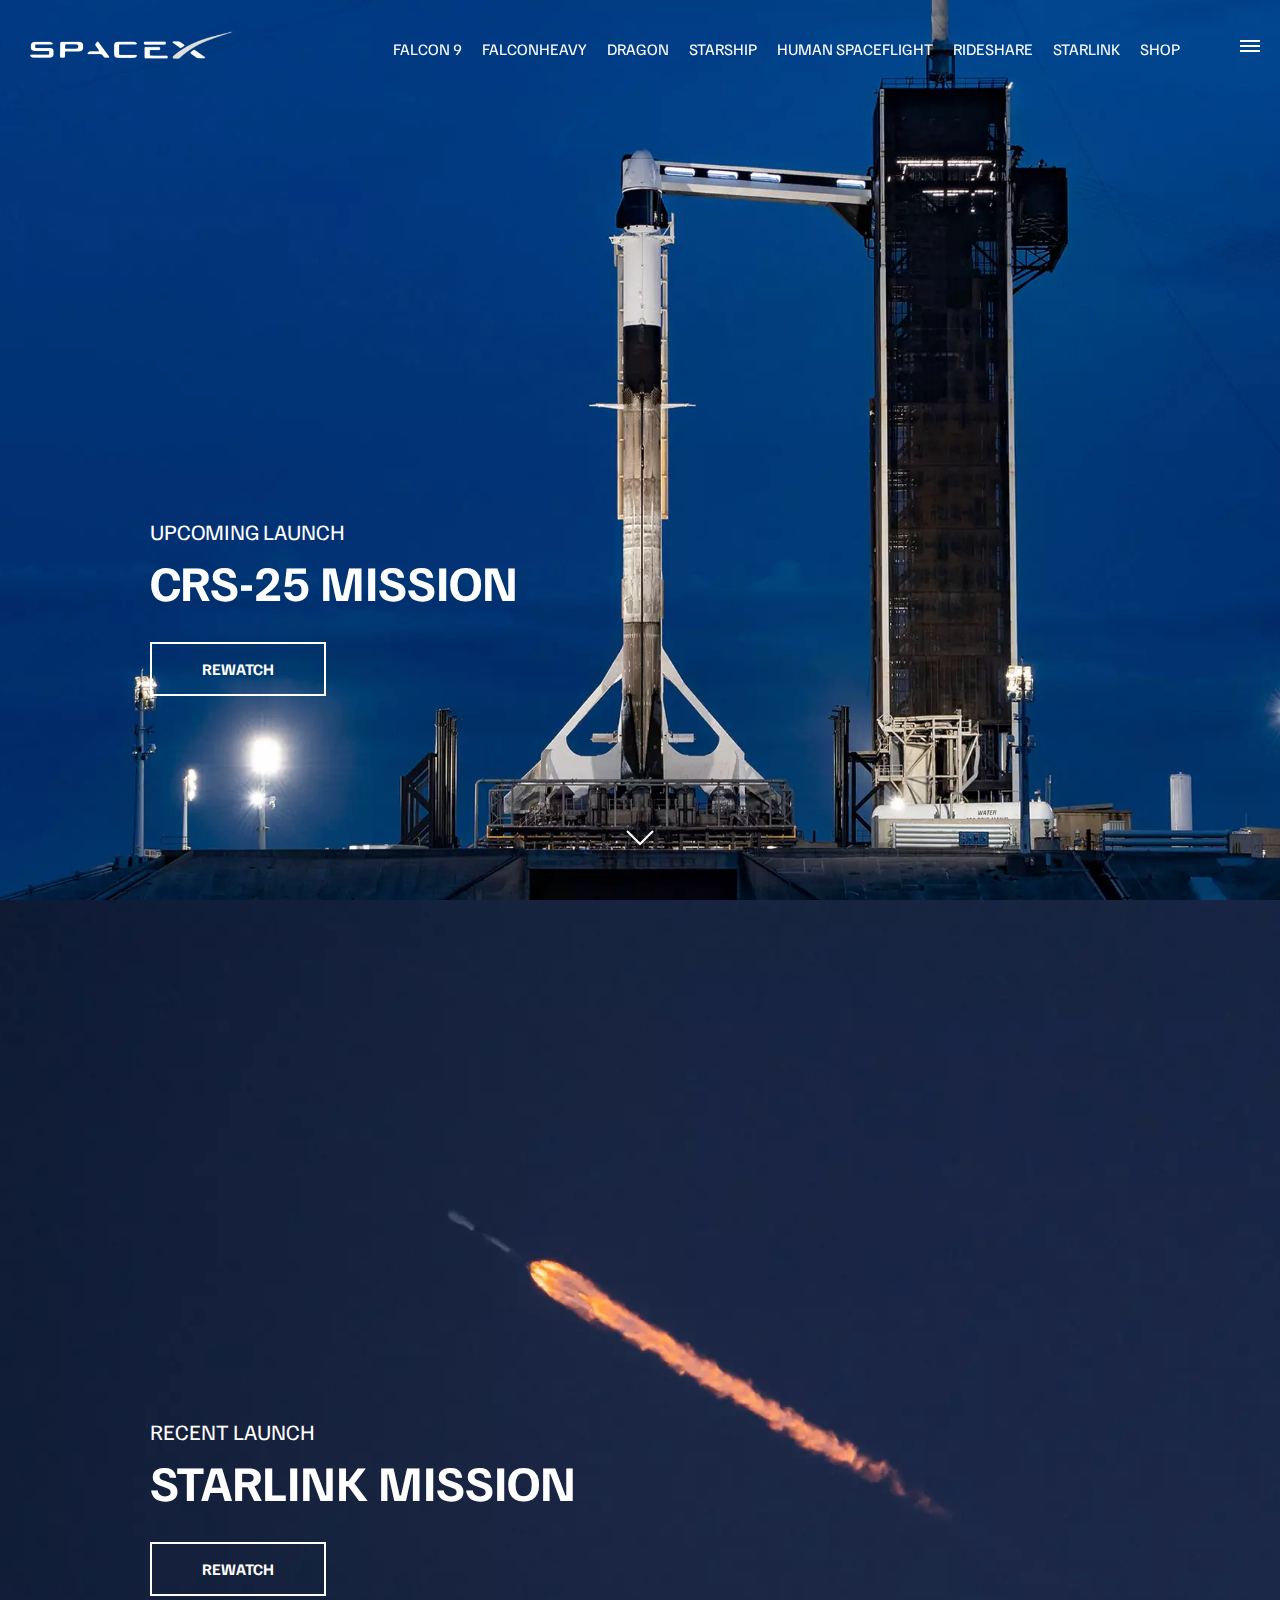
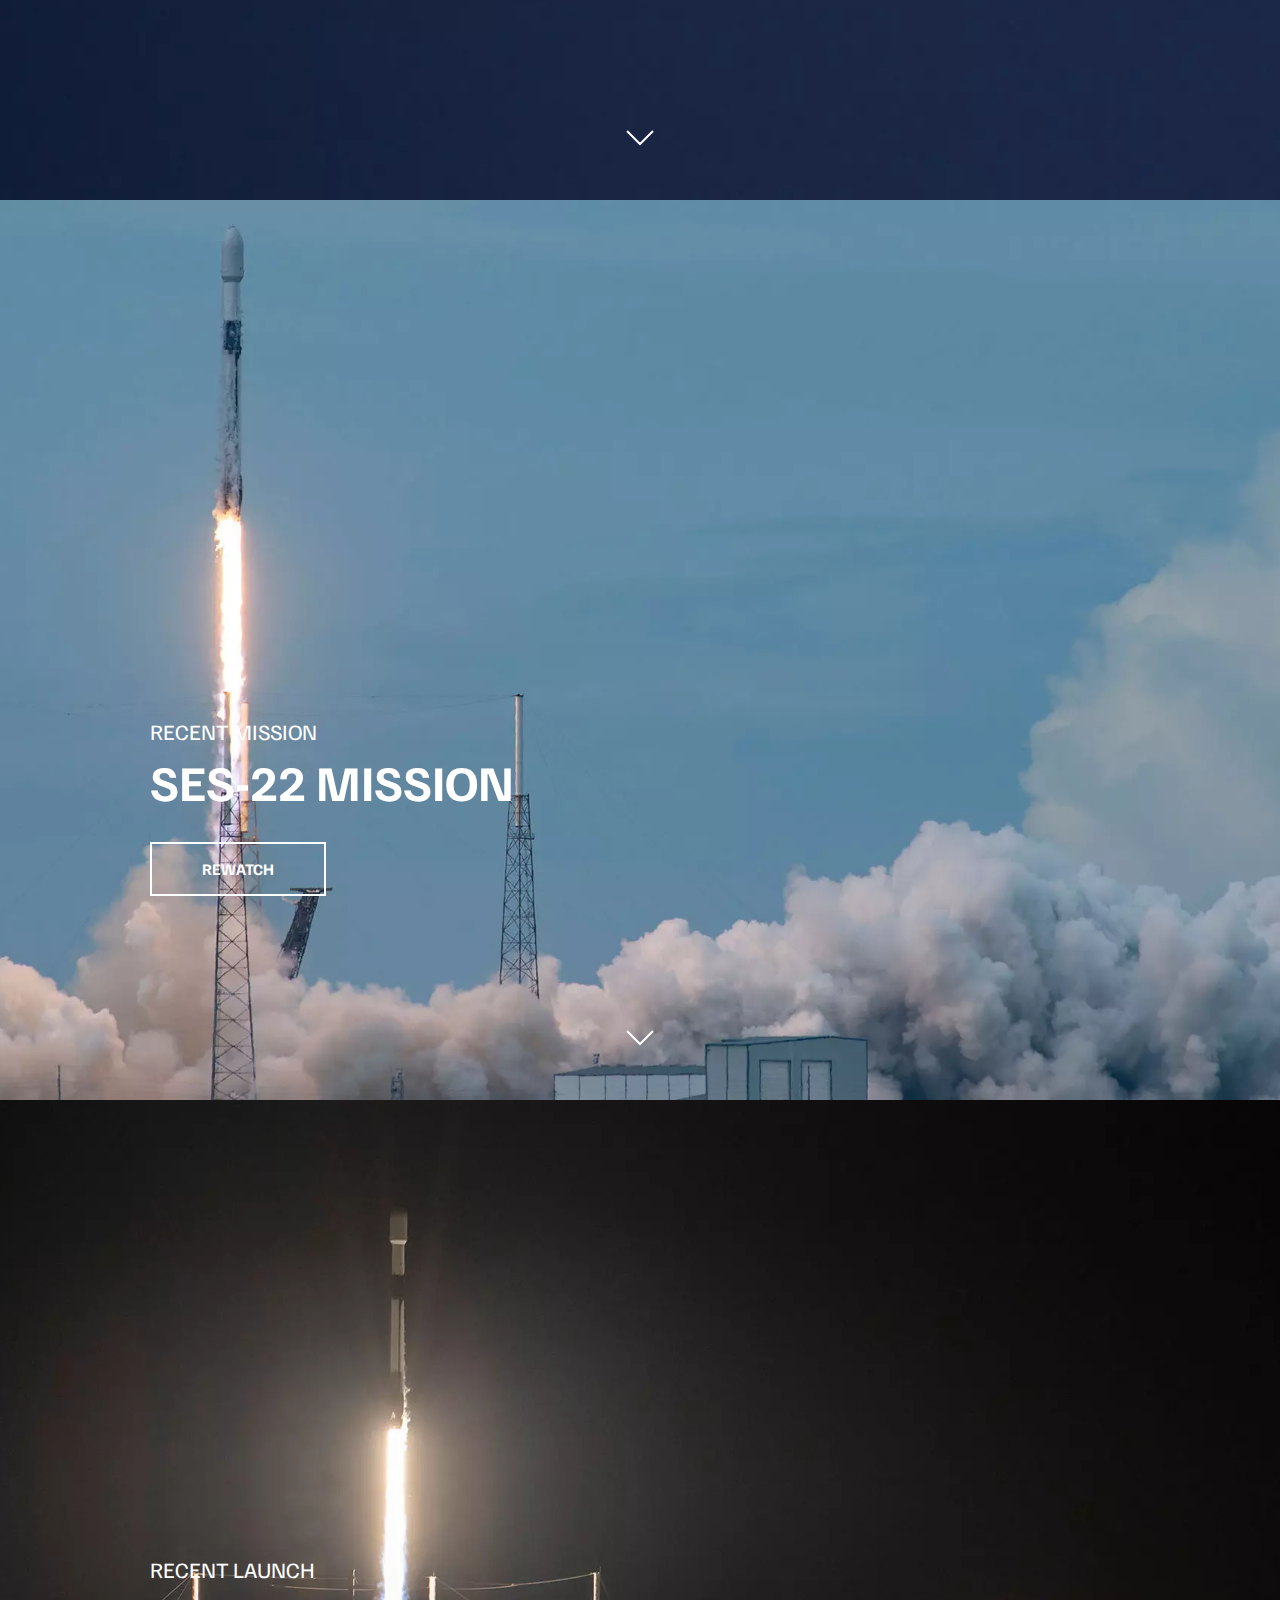
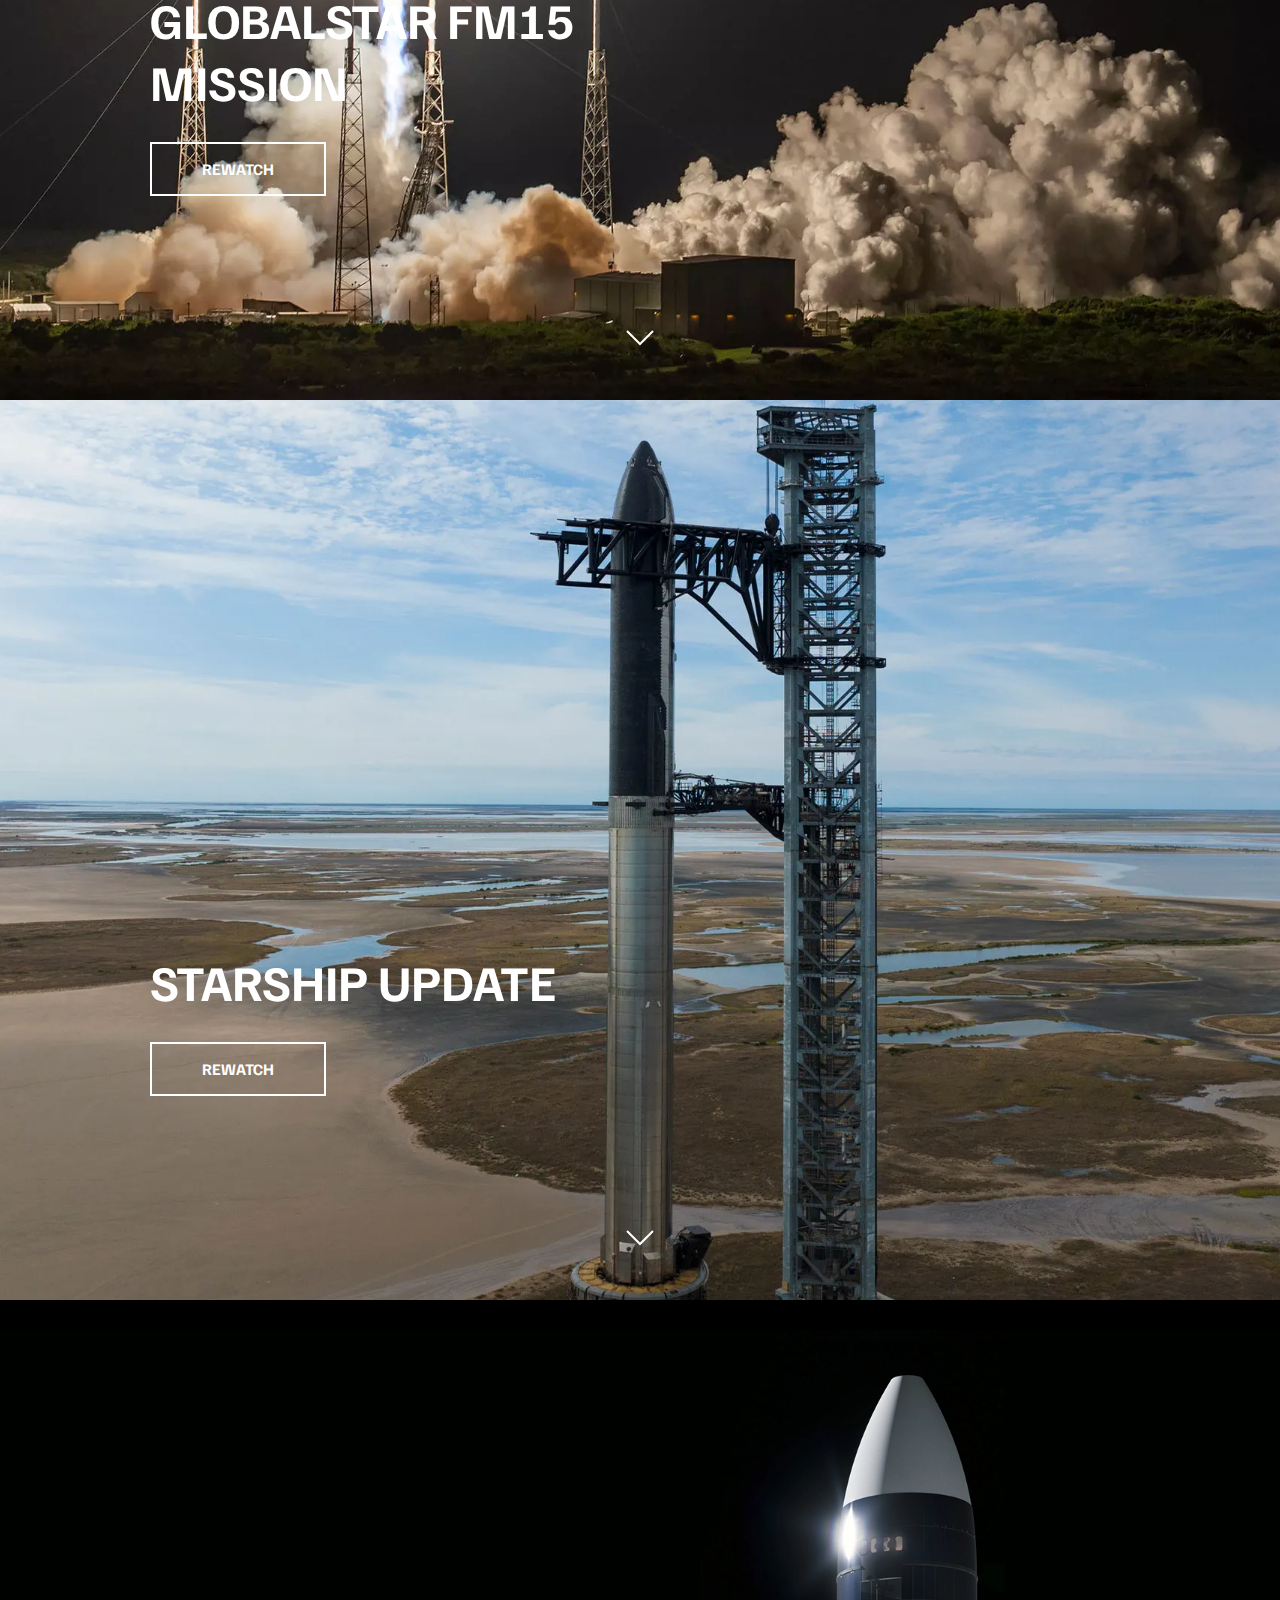
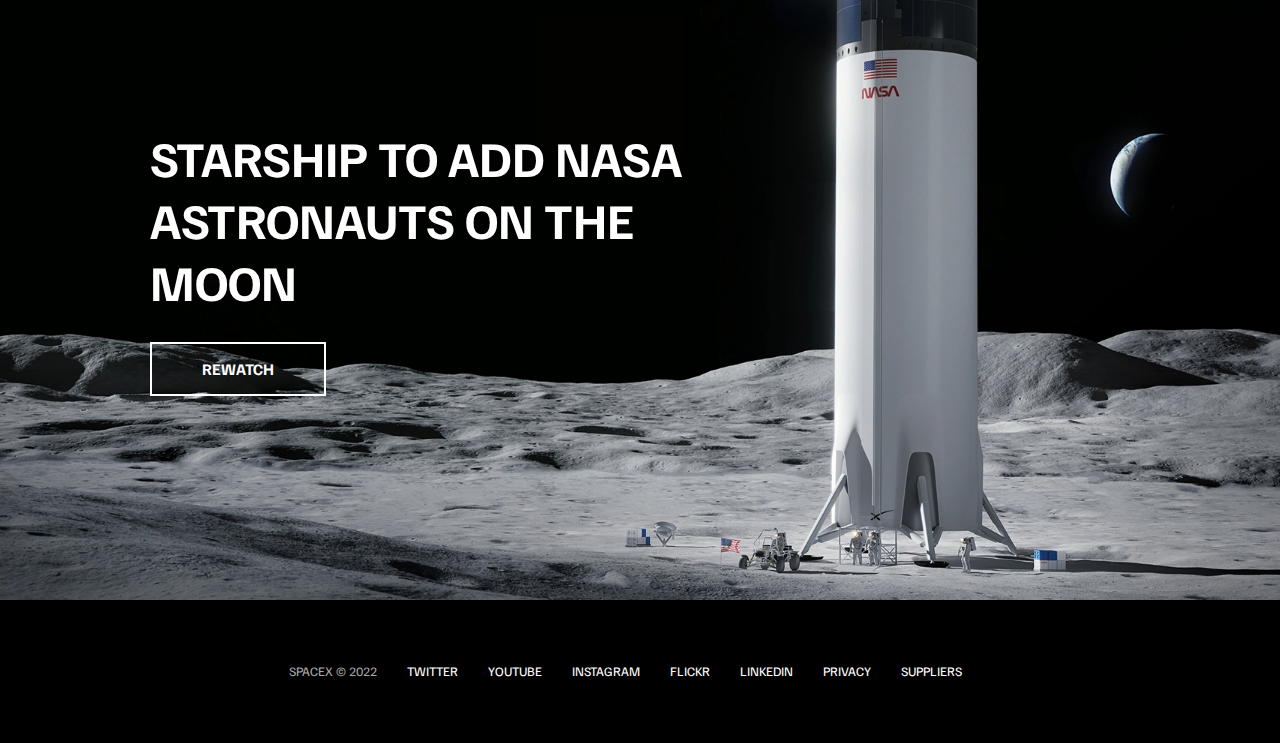
<file: index.html>
<!DOCTYPE html>
<html lang="en">
<head>
    <meta charset="UTF-8">
    <meta name="viewport" content="width=device-width, initial-scale=1.0">
    <link rel="stylesheet" href="style.css">
    <script src="script.js" defer></script>
    <title>SpaceX</title>
</head>
<body>
    <div id="overlay"></div>
    <div id="mobile-menu" class="mobile-main-menu">
      <ul>
        <li><a href="#">Mission</a></li>
        <li><a href="#">Launches</a></li>
        <li><a href="#">Careers</a></li>
        <li><a href="#">Updates</a></li>
        <li><a href="#">Shop</a></li>

        <li class="mobile-only"><a href="falcon9.html">Falcon 9</a></li>
        <li class="mobile-only">
          <a href="falcon-heavy.html">Falcon Heavy</a>
        </li>
        <li class="mobile-only"><a href="dragon.html">Dragon</a></li>
        <li class="mobile-only"><a href="#">Starship</a></li>
        <li class="mobile-only"><a href="#">Human Spaceflight</a></li>
        <li class="mobile-only"><a href="#">Rideshare</a></li>
        <li class="mobile-only"><a href="#">Starlink</a></li>
      </ul>
    </div>
    <header class="main-header">
        <div class="logo">
            <a href="index.html">
                <img src="logo (3).png" alt="SpaceX">
            </a>
        </div>
        <nav class="desktop-main-menu">
            <ul>
                <li><a href="falcon9.html"></a>Falcon 9</li>
                <li><a href="falcon-heavy.html">Falconheavy</a></li>
                <li><a href="dragon.html">Dragon</a></li>
                <li><a href="#">Starship</a></li>
                <li><a href="#"></a>Human Spaceflight</li>
                <li><a href="#"></a>Rideshare</li>
                <li><a href="#"></a>Starlink</li>
                <li><a href="#"></a>Shop</li>
            </ul>
        </nav>
    </header>

       <!-- Hamburger Menu -->
       <button id="menu-btn" class="hamburger" type="button">
        <span class="hamburger-top"></span>
        <span class="hamburger-middle"></span>
        <span class="hamburger-bottom"></span>
      </button>

        <!-- Section A -->
        <section class="section-a">
            <div class="section-inner">
              <h4>Upcoming Launch</h4>
              <h2>CRS-25 Mission</h2>
              <a href="#" class="btn">
                <div class="hover"></div>
                <span>Rewatch</span>
              </a>
            </div>
      
            <div class="scroll-arrow">
              <svg width="30px" height="20px">
                <path
                  stroke="#ffffff"
                  fill="none"
                  stroke-width="2px"
                  d="M2.000,5.000 L15.000,18.000 L28.000,5.000 "
                ></path>
              </svg>
            </div>
          </section>

            <!-- Section B -->
    <section class="section-b">
        <div class="section-inner">
          <h4>Recent Launch</h4>
          <h2>Starlink Mission</h2>
          <a href="#" class="btn">
            <div class="hover"></div>
            <span>Rewatch</span>
          </a>
        </div>
  
        <div class="scroll-arrow">
          <svg width="30px" height="20px">
            <path
              stroke="#ffffff"
              fill="none"
              stroke-width="2px"
              d="M2.000,5.000 L15.000,18.000 L28.000,5.000 "
            ></path>
          </svg>
        </div>
      </section>
  
      <!-- Section C -->
      <section class="section-c">
        <div class="section-inner">
          <h4>Recent Mission</h4>
          <h2>SES-22 Mission</h2>
          <a href="#" class="btn">
            <div class="hover"></div>
            <span>Rewatch</span>
          </a>
        </div>
  
        <div class="scroll-arrow">
          <svg width="30px" height="20px">
            <path
              stroke="#ffffff"
              fill="none"
              stroke-width="2px"
              d="M2.000,5.000 L15.000,18.000 L28.000,5.000 "
            ></path>
          </svg>
        </div>
      </section>
  
      <!-- Section D -->
      <section class="section-d">
        <div class="section-inner">
          <h4>Recent Launch</h4>
          <h2>Globalstar FM15 Mission</h2>
          <a href="#" class="btn">
            <div class="hover"></div>
            <span>Rewatch</span>
          </a>
        </div>
  
        <div class="scroll-arrow">
          <svg width="30px" height="20px">
            <path
              stroke="#ffffff"
              fill="none"
              stroke-width="2px"
              d="M2.000,5.000 L15.000,18.000 L28.000,5.000 "
            ></path>
          </svg>
        </div>
      </section>
  
      <!-- Section E -->
      <section class="section-e">
        <div class="section-inner">
          <h2>Starship Update</h2>
          <a href="#" class="btn">
            <div class="hover"></div>
            <span>Rewatch</span>
          </a>
        </div>
  
        <div class="scroll-arrow">
          <svg width="30px" height="20px">
            <path
              stroke="#ffffff"
              fill="none"
              stroke-width="2px"
              d="M2.000,5.000 L15.000,18.000 L28.000,5.000 "
            ></path>
          </svg>
        </div>
      </section>
  
      <!-- Section F -->
      <section class="section-f">
        <div class="section-inner">
          <h2>Starship to add NASA astronauts on the moon</h2>
          <a href="#" class="btn">
            <div class="hover"></div>
            <span>Rewatch</span>
          </a>
        </div>
      </section>
  
      <footer>
        <ul>
          <li>SpaceX &copy; 2022</li>
          <li><a href="#">Twitter</a></li>
          <li><a href="#">YouTube</a></li>
          <li><a href="#">Instagram</a></li>
          <li><a href="#">Flickr</a></li>
          <li><a href="#">LinkedIn</a></li>
          <li><a href="#">Privacy</a></li>
          <li><a href="#">Suppliers</a></li>
        </ul>
      </footer>
    </body>
  </html>
    
</body>
</html>
</file>
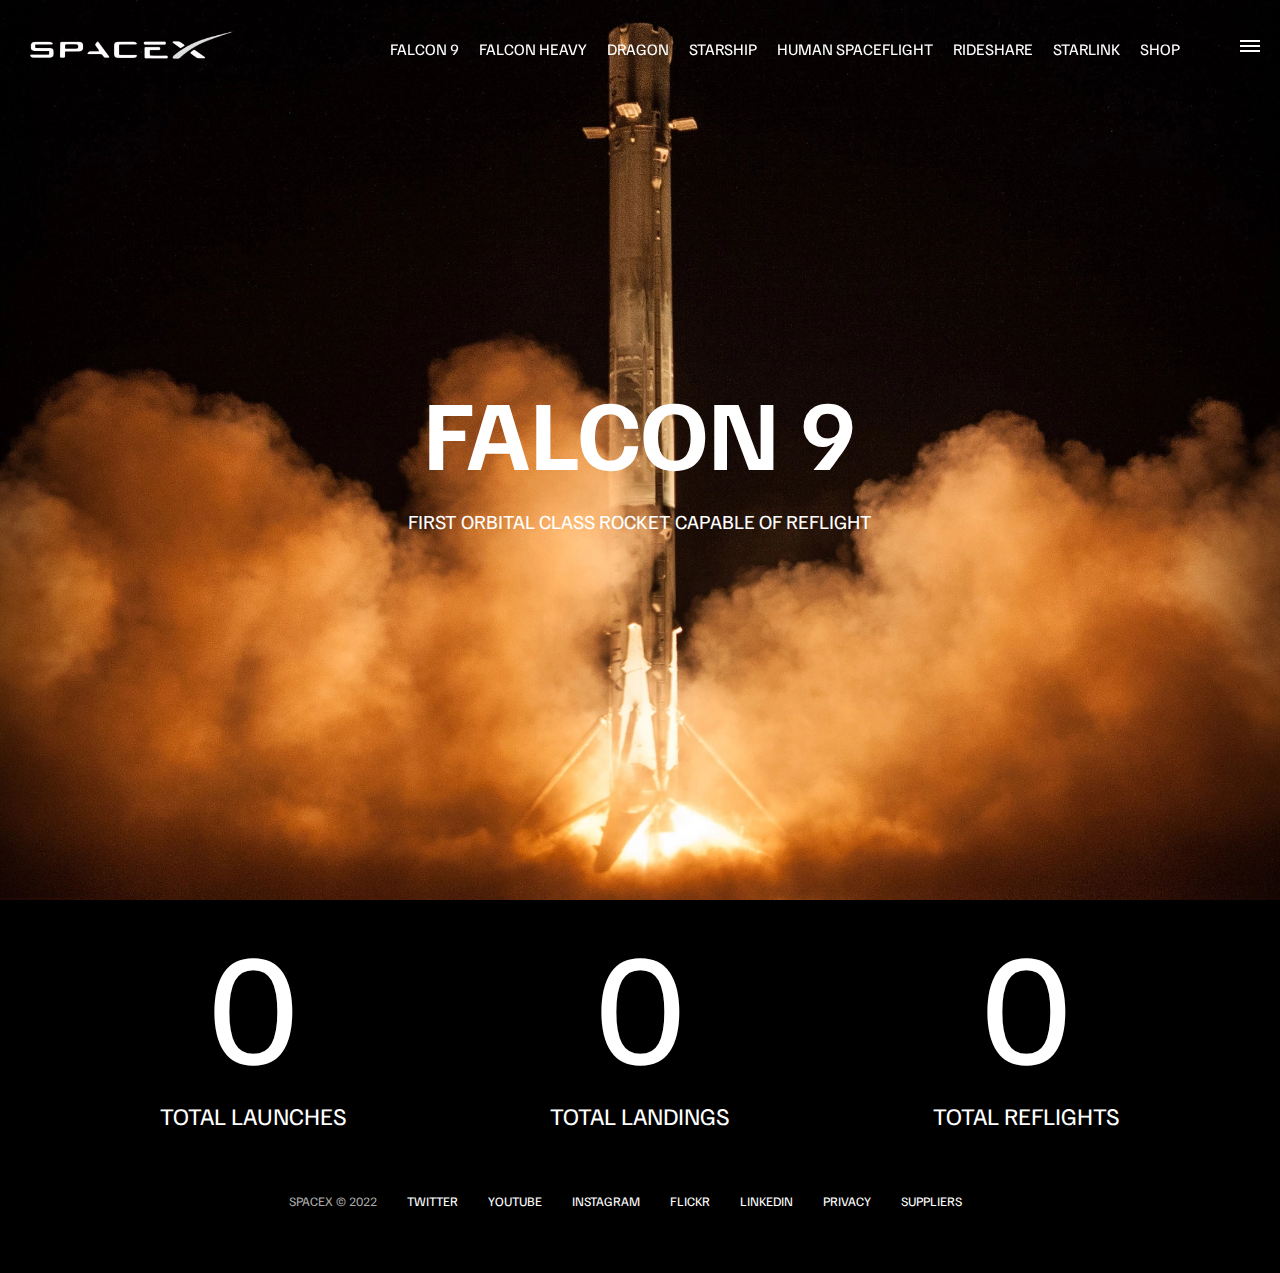
<file: falcon9.html>
<!DOCTYPE html>
<html lang="en">
  <head>
    <meta charset="UTF-8" />
    <meta http-equiv="X-UA-Compatible" content="IE=edge" />
    <meta name="viewport" content="width=device-width, initial-scale=1.0" />
    <link rel="stylesheet" href="style.css" />
    <script src="script.js" defer></script>
    <title>SpaceX - Falcon 9</title>
  </head>
  <body>
    <div id="overlay"></div>
    <div id="mobile-menu" class="mobile-main-menu">
      <ul>
        <li><a href="#">Mission</a></li>
        <li><a href="#">Launches</a></li>
        <li><a href="#">Careers</a></li>
        <li><a href="#">Updates</a></li>
        <li><a href="#">Shop</a></li>

        <li class="mobile-only"><a href="falcon9.html">Falcon 9</a></li>
        <li class="mobile-only">
          <a href="falcon-heavy.html">Falcon Heavy</a>
        </li>
        <li class="mobile-only"><a href="dragon.html">Dragon</a></li>
        <li class="mobile-only"><a href="#">Starship</a></li>
        <li class="mobile-only"><a href="#">Human Spaceflight</a></li>
        <li class="mobile-only"><a href="#">Rideshare</a></li>
        <li class="mobile-only"><a href="#">Starlink</a></li>
      </ul>
    </div>
    <header class="main-header">
      <div class="logo">
        <a href="index.html">
          <img src="logo (3).png" alt="SpaceX" />
        </a>
      </div>
      <nav class="desktop-main-menu">
        <ul>
          <li><a href="falcon9.html">Falcon 9</a></li>
          <li><a href="falcon-heavy.html">Falcon Heavy</a></li>
          <li><a href="dragon.html">Dragon</a></li>
          <li><a href="#">Starship</a></li>
          <li><a href="#">Human Spaceflight</a></li>
          <li><a href="#">Rideshare</a></li>
          <li><a href="#">Starlink</a></li>
          <li><a href="#">Shop</a></li>
        </ul>
      </nav>
    </header>

    <!-- Hamburger Menu -->
    <button id="menu-btn" class="hamburger" type="button">
      <span class="hamburger-top"></span>
      <span class="hamburger-middle"></span>
      <span class="hamburger-bottom"></span>
    </button>

    <section class="section-animate bg-falcon-9"></section>
    <div class="section-inner-center">
      <h3>Falcon 9</h3>
      <p>First orbital class rocket capable of reflight</p>
    </div>

    <div class="stats">
      <div>
        <span class="counter" data-target="3">0</span>
        <h4>Total Launches</h4>
      </div>
      <div>
        <span class="counter" data-target="7">0</span>
        <h4>Total Landings</h4>
      </div>
      <div>
        <span class="counter" data-target="4">0</span>
        <h4>Total Reflights</h4>
      </div>
    </div>

    <footer>
      <ul>
        <li>SpaceX &copy; 2022</li>
        <li><a href="#">Twitter</a></li>
        <li><a href="#">YouTube</a></li>
        <li><a href="#">Instagram</a></li>
        <li><a href="#">Flickr</a></li>
        <li><a href="#">LinkedIn</a></li>
        <li><a href="#">Privacy</a></li>
        <li><a href="#">Suppliers</a></li>
      </ul>
    </footer>
  </body>
</html>
</file>
<file: style.css>
@import url('https://fonts.googleapis.com/css2?family=Familjen+Grotesk:wght@400;600;700&display=swap');

*,
*::before,
*::after {
    margin: 0;
    padding: 0;
    box-sizing: border-box;
}

body {
    font-family: 'Familjen Grotesk', sans-serif;
    background: #000;
    color: #fff;
}

a {
    text-decoration: none;
    color: #fff;
}

ul {
    list-style: none;
}

/* Header/Navbar */
.main-header {
    position: fixed;
    top: 0;
    left: 0;
    width: 100%;
    z-index: 3;
    display: flex;
    justify-content: space-between;
    align-items: center;
    text-transform: uppercase;
    height: 100px;
    padding: 0 30px;
}

/* logo */
.logo {
    width: 210px;
    height: auto;
}

.logo img {
    display: block;
    width: 100%;
    height: auto;
}

/* Desktop Menu */
.desktop-main-menu {
    margin-right: 50px;
}

.desktop-main-menu ul {
    display: flex;
}

.desktop-main-menu ul li {
    position: relative;
    margin-right: 20px;
    padding-bottom: 2px;
}

/* Menu item bottom border */
.desktop-main-menu ul li a::after {
    content: '';
    position: absolute;
    bottom: 0;
    left: 0;
    width: 100%;
    height: 1px;
    background: #fff;
    transform: scaleX(0);
    transition: transform 0.6s cubic-bezier(0.19, 1, 0.22, 1);
    transform-origin: right center;
}

.desktop-main-menu ul li a:hover::after {
    transform: scaleX(1);
    transform-origin: left center;
    transition-duration: 0.4s;
}

/* Sections */
section {
    position: relative;
    height: 100vh;
    background-position: center center;
    background-repeat: no-repeat;
    background-size: cover;
    text-transform: uppercase;
  }
  
  .section-inner {
    position: absolute;
    bottom: 200px;
    left: 150px;
    max-width: 560px;
  }
  .section-inner h4 {
    font-size: 22px;
    margin-bottom: 5px;
    font-weight: 300;
    animation: fadeInUp 0.5s ease-in-out;
  }
  
  .section-inner h2 {
    font-size: 50px;
    font-weight: 700;
    margin-bottom: 20px;
    animation: fadeInUp 0.5s ease-in-out 0.2s;
    animation-fill-mode: both;
  }
  
  .section-inner a {
    animation: fadeInUp 0.5s ease-in-out 0.4s;
    animation-fill-mode: both;
  }
  

/* Background images */
.section-a {
    background-image: url('section-a.webp');
  }
  .section-b {
    background-image: url('section-b.webp');
  }
  .section-c {
    background-image: url('section-c.webp');
  }
  .section-d {
    background-image: url('section-d.webp');
  }
  .section-e {
    background-image: url('section-e.webp');
  }
  .section-f {
    background-image: url('section-f.webp');
  }

  .btn {
    position: relative;
    display: inline-block;
    cursor: pointer;
    text-align: center;
    min-width: 130px;
    padding: 15px 50px;
    margin-top: 10px;
    border: 2px solid #fff;
    text-transform: uppercase;
    font-weight: bold;
    overflow: hidden;
    z-index: 2;
  }
  
  .btn:hover span {
    color: #000;
  }

  .btn .hover {
    position: absolute;
    top: 0;
    left: 0;
    width: 100%;
    height: 100%;
    background-color: #fff;
    color: #000;
    z-index: -1;
    transform: translateY(100%);
    transition: transform 0.6s cubic-bezier(0.19, 1, 0.22, 1);
  }

  .btn:hover .hover {
    transform: translateY(0);
  }

  .scroll-arrow {
    position: absolute;
    bottom: 50px;
    left: 50%;
    transform: translateX(-50%);
    animation: fadeBounce 5s infinite;
  }

  /* Footer */
  footer {
    position: relative;
    padding: 55px 0;
  }

  footer ul {
    display: flex;
    justify-content: center;
    align-items: center;
    flex-wrap: wrap;
  }

  footer ul li {
    margin-right: 30px;
    color: #aaa;
    text-transform: uppercase;
    font-size: 13px;
    line-height: 2.5;
  }

  footer ul li a {
    color: #fff;
    transition: color 0.6s;
  }
  
  footer ul li a:hover {
    color: #aaa;
  }


  /* Hamburger Menu */
.hamburger {
    position: fixed;
    top: 40px;
    right: 20px;
    z-index: 10;
    cursor: pointer;
    width: 20px;
    height: 20px;
    background: none;
    border: none;
  }
  
  .hamburger-top,
  .hamburger-middle,
  .hamburger-bottom {
    position: absolute;
    width: 20px;
    height: 2px;
    top: 0;
    left: 0;
    background: #fff;
    transition: all 0.5s;
  }
  
  .hamburger-middle {
    transform: translateY(5px);
  }
  
  .hamburger-bottom {
    transform: translateY(10px);
  }
  
  /* Transition hamburger to X when open */
  .open {
    transform: rotate(90deg);
  }

  .open .hamburger-top {
    transform: rotate(45deg) translateY(6px) translateX(-6px);
  }

  .open .hamburger-middle {
    display: none;
  }
  
  .open .hamburger-bottom {
    transform: rotate(-45deg) translateY(6px) translateX(-6px);
  }
  
/* Overlay */
.overlay-show {
    position: fixed;
    top: 0;
    left: 0;
    width: 100%;
    height: 100%;
    background-color: rgba(0, 0, 0, 0.5);
    z-index: 3;
  }

/* Stop body scroll */
.stop-scrolling {
    overflow: hidden;
  }
  
/* Hide mobile main menu items */
.mobile-only {
    display: none;
  }
  
/* Mobile menu */
.mobile-main-menu {
    position: fixed;
    top: 0;
    right: 0;
    width: 350px;
    height: 100%;
    background: #000;
    z-index: 4;
    display: flex;
    align-items: center;
    justify-content: center;
    transform: translateX(100%);
    transition: transform 0.6s cubic-bezier(0.19, 1, 0.22, 1);
  }

  /* Bring menu from right */
.show-menu {
    transform: translateX(0);
  }

  .mobile-main-menu ul {
    display: flex;
    flex-direction: column;
    align-items: end;
    justify-content: center;
    padding: 50px;
    width: 100%;
  }
  
  .mobile-main-menu ul li {
    margin-bottom: 20px;
    font-size: 18px;
    text-transform: uppercase;
    border-bottom: 1px #555 dotted;
    width: 100%;
    text-align: right;
    padding-bottom: 8px;
  }
  
  .mobile-main-menu ul li a {
    color: #fff;
    transition: color 0.6s;
  }
  
  .mobile-main-menu ul li a:hover {
    color: #aaa;
  }


  /* Inner Pages */
.bg-falcon-9 {
    background-image: url('falcon-9.webp');
  }
  
  .bg-falcon-heavy {
    background-image: url('falcon-heavy.webp');
  }
  
  .bg-dragon {
    background-image: url('dragon.webp');
  }
  
  .section-animate {
    animation: fadeIn 2s ease-in-out;
  }
  
  .section-inner-center {
    position: absolute;
    top: 50%;
    left: 50%;
    transform: translate(-50%, -50%);
    text-transform: uppercase;
    text-align: center;
    width: 80%;
  }
  
  .section-inner-center h3 {
    font-size: 100px;
    margin-bottom: 15px;
    animation: fadeInUp 0.5s ease-in-out;
  }
  
  .section-inner-center p {
    font-size: 20px;
    animation: fadeInUp 0.5s ease-in-out 0.2s;
    animation-fill-mode: both;
  }
  
  /* Stats */
  .stats {
    max-width: 960px;
    margin: 0 auto;
    display: flex;
    align-items: center;
    justify-content: space-between;
    text-align: center;
    text-transform: uppercase;
  }
  
  .stats div span {
    font-size: 160px;
  }
  
  .stats div h4 {
    font-size: 24px;
    font-weight: 300;
  }

  /* Animations */

@keyframes fadeInUp {
    0% {
      opacity: 0;
      transform: translateY(140px);
    }
  
    100% {
      opacity: 1;
      transform: translateY(0);
    }
  }

  @keyframes fadeIn {
    0% {
      opacity: 0;
    }
  
    100% {
      opacity: 1;
    }
  }
  
  @keyframes fadeBounce {
    0%,
    20%,
    50%,
    80%,
    100% {
      opacity: 0;
      transform: translateY(-20px);
    }
  
    40% {
      opacity: 1;
      transform: translateY(0);
    }
  }

  
/* Media Queries */

  @media (max-width: 960px) {
    /* Hide desktop menu */
    .desktop-main-menu {
      display: none;
    }
  
    /* Show main mobile items */
    .mobile-only {
      display: block;
    }
  
    .section-inner-center h3 {
      font-size: 75px;
    }
  }

  @media (max-width: 600px) {
    .section-inner {
      bottom: 75px;
      left: 20px;
    }
  
    .section-inner h2 {
      font-size: 40px;
    }
  
    footer ul li:first-child {
      position: absolute;
      top: 30px;
      left: 50%;
      transform: translate(-50%, -50%);
    }
  
    footer ul li {
       margin-right: 15px;
    }

    .logo {
        width: 150px;
        margin: auto;
    }

    .section-inner-center h3 {
        font-size: 50px;
      }

      /* Stats */
.stats {
    flex-direction: column;
  }

  .stats div {
    margin-bottom: 20px;
  }

}
</file>
